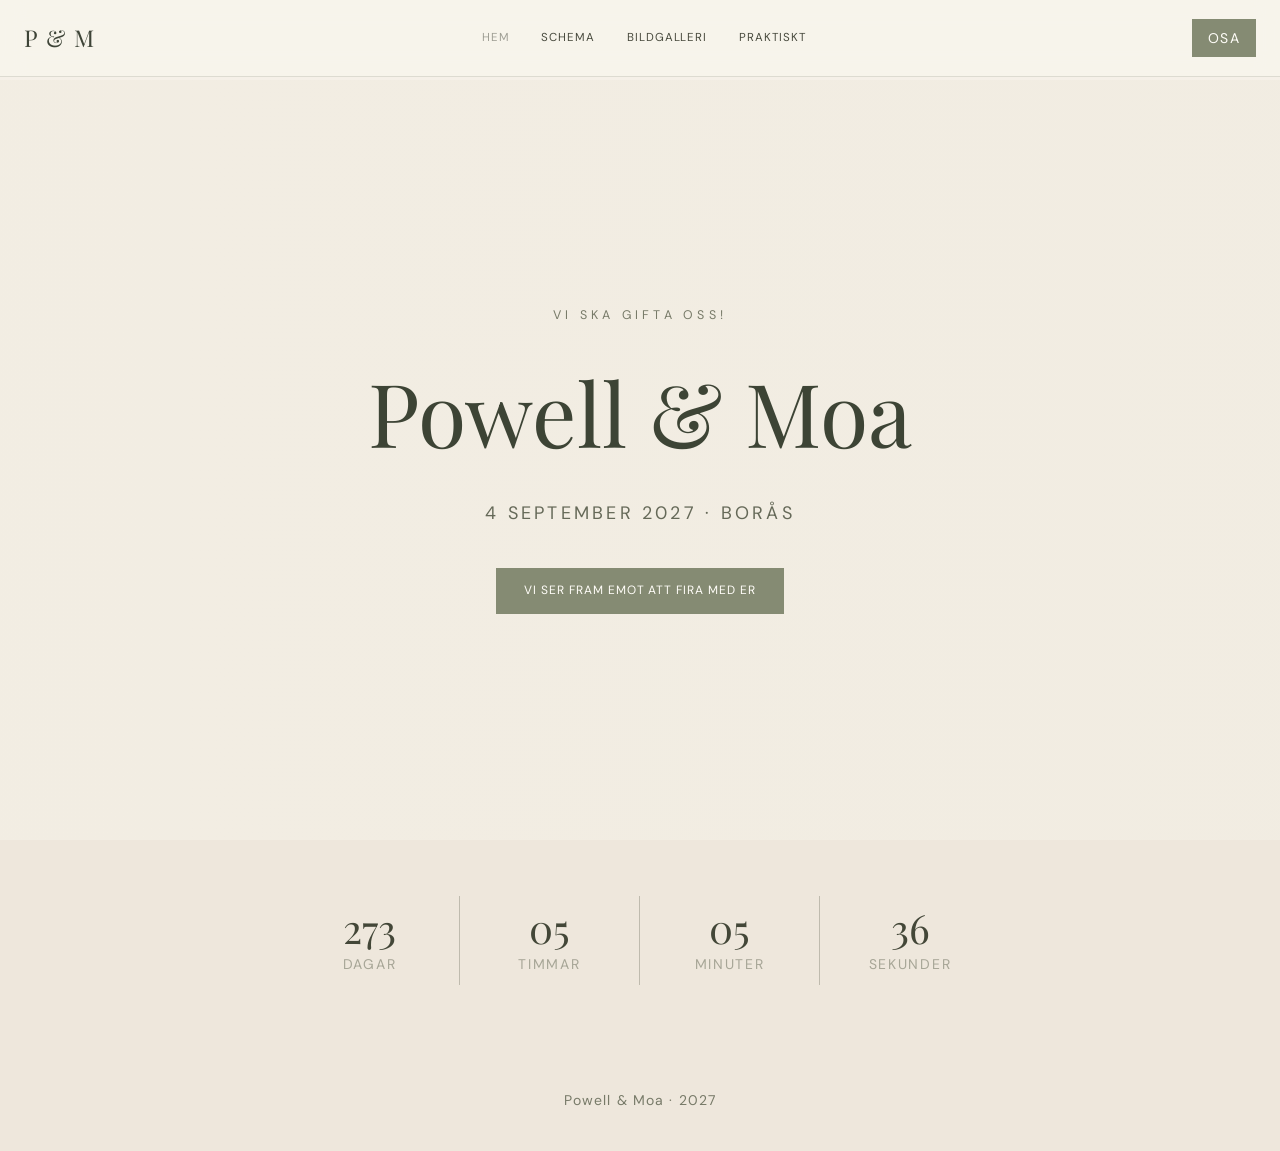
<file: index.html>
<!doctype html>
<html lang="sv">
  <head>
    <meta charset="UTF-8" />
    <meta name="viewport" content="width=device-width, initial-scale=1.0" />
    <title>Powell & Moa - Vi ska gifta oss</title>

    <!-- Fonts -->
    <link
      href="https://fonts.googleapis.com/css2?family=Playfair+Display:wght@400;600&family=DM+Sans:wght@300;400;500&display=swap"
      rel="stylesheet"
    />

    <!-- CSS Files -->
    <link rel="stylesheet" href="css/styles.css" />
    <link rel="stylesheet" href="css/animations.css" />
    <link rel="stylesheet" href="css/home.css" />
  </head>

  <body>
    <!-- HEADER -->
    <header>
      <div class="header-container">
        <div class="logo">P & M</div>

        <nav class="desktop-nav">
          <a href="index.html">Hem</a>
          <a href="schedule.html">Schema</a>
          <a href="gallery.html">Bildgalleri</a>
          <a href="practical.html">Praktiskt</a>
        </nav>

        <button id="menuBtn" class="menu-btn">☰</button>
        <a href="rsvp.html" class="btn-rsvp hidden-mobile">OSA</a>
      </div>

      <nav id="mobileNav" class="mobile-nav">
        <a href="index.html">Hem</a>
        <a href="schedule.html">Schema</a>
        <a href="gallery.html">Bildgalleri</a>
        <a href="practical.html">Praktiskt</a>
        <a href="rsvp.html">OSA</a>
      </nav>
    </header>

    <main>
      <!-- HERO SECTION -->
      <section class="hero fade-in">
        <div class="hero-content">
          <p class="subtitle">Vi ska gifta oss!</p>
          <h1>Powell & Moa</h1>
          <p class="date">4 September 2027 · Borås</p>
          <a href="rsvp.html" class="btn-primary hover-lift"
            >Vi ser fram emot att fira med er</a
          >
        </div>
      </section>

      <!-- COUNTDOWN -->
      <section id="countdownTimer" style="padding: 1.5rem 1.5rem 2rem"></section>
    </main>

    <!-- FOOTER -->
    <footer>Powell & Moa · 2027</footer>

    <!-- JavaScript -->
    <script src="js/app.js"></script>
    <script src="js/countdown.js"></script>
  </body>
</html>
</file>
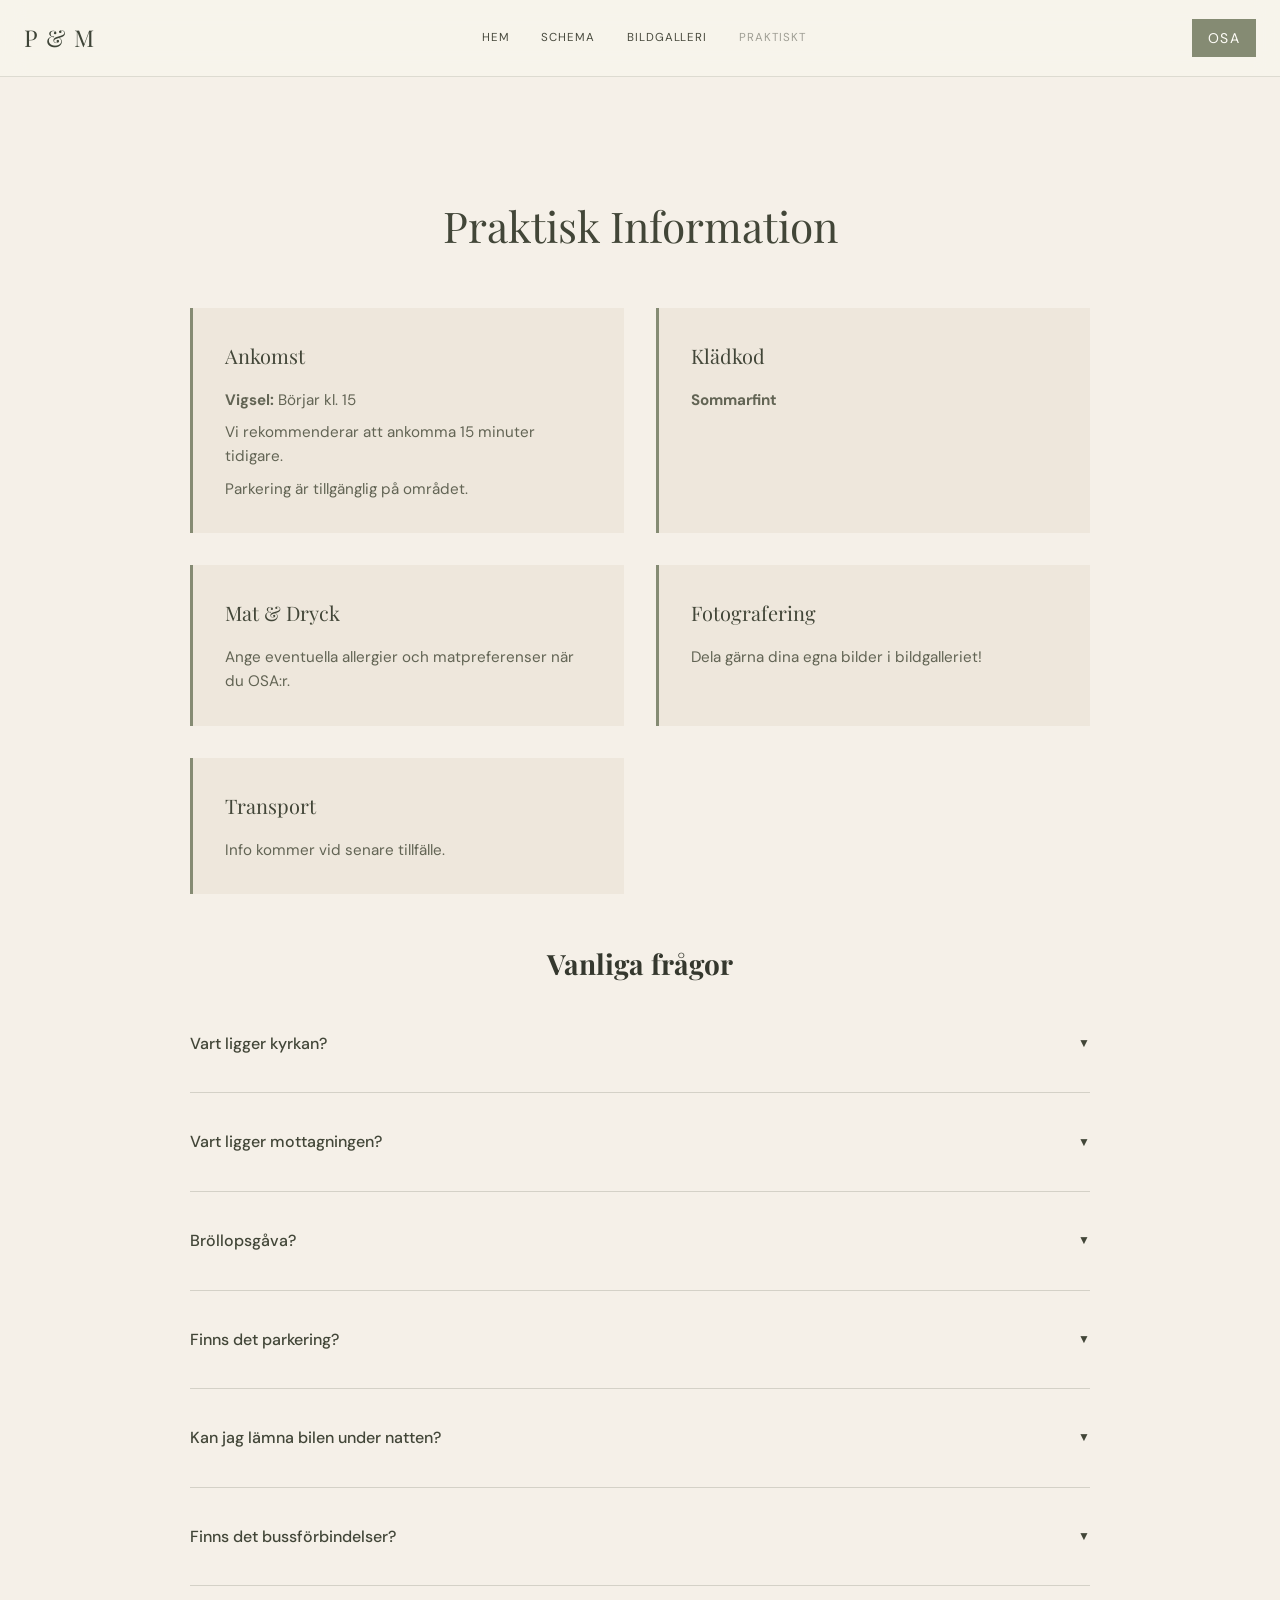
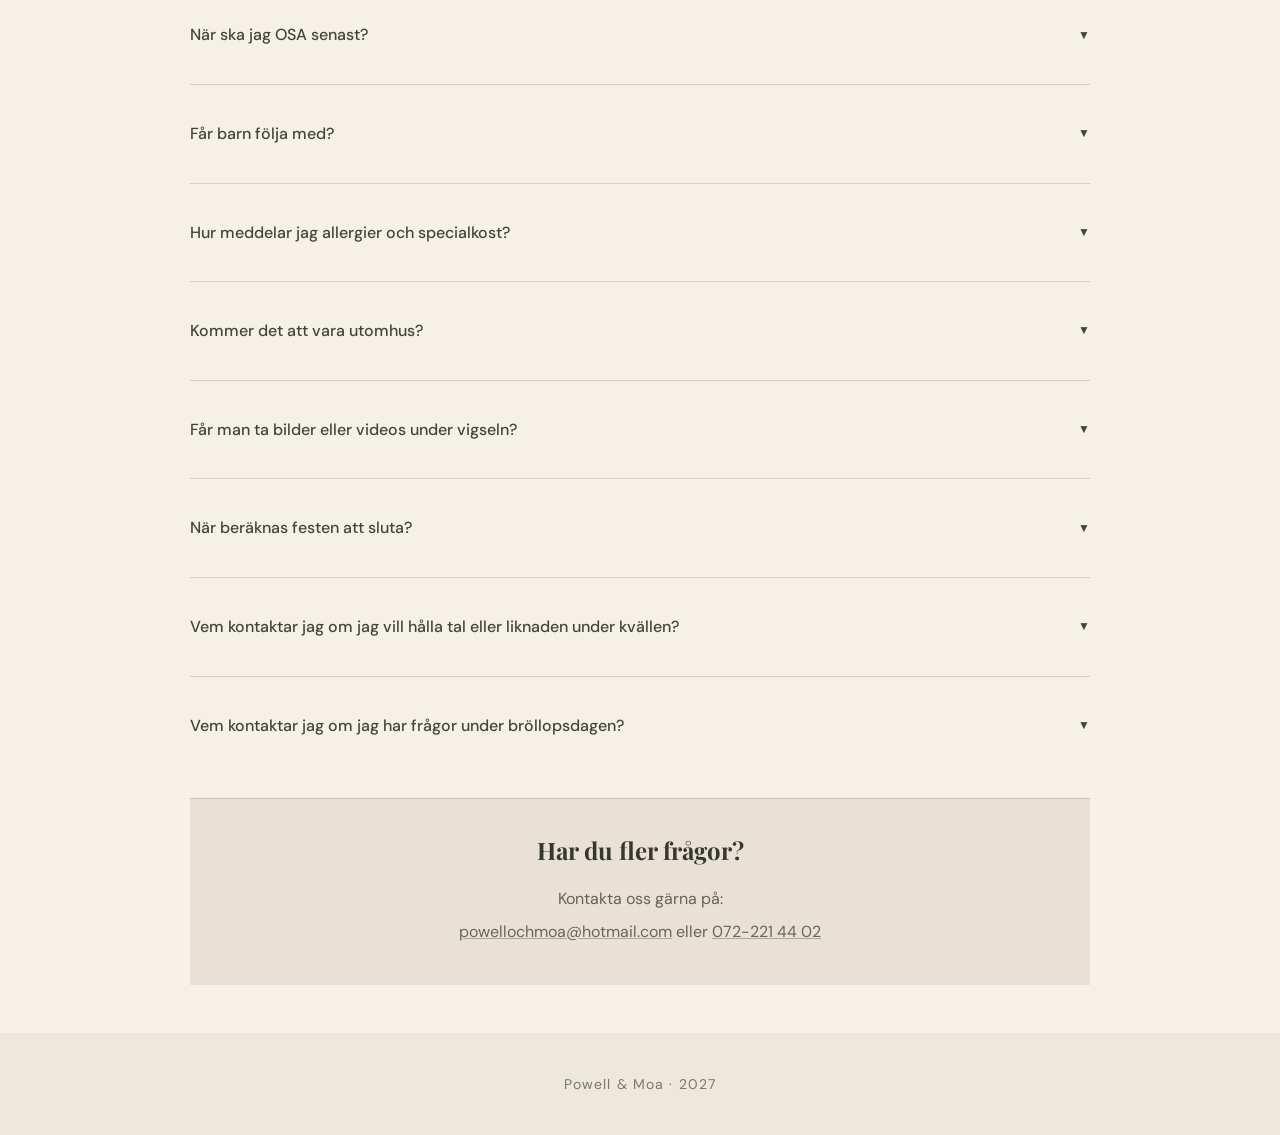
<file: practical.html>
<!doctype html>
<html lang="sv">
  <head>
    <meta charset="UTF-8" />
    <meta name="viewport" content="width=device-width, initial-scale=1.0" />
    <title>Praktisk Information - Powell & Moa</title>

    <!-- Fonts -->
    <link
      href="https://fonts.googleapis.com/css2?family=Playfair+Display:wght@400;600&family=DM+Sans:wght@300;400;500&display=swap"
      rel="stylesheet"
    />

    <!-- CSS Files -->
    <link rel="stylesheet" href="css/styles.css" />
    <link rel="stylesheet" href="css/animations.css" />

    <style>
      .practical-section {
        padding: 7rem 1.5rem 3rem;
        background: #f5f0e8;
      }

      .practical-container {
        max-width: 900px;
        margin: 0 auto;
      }

      .practical-container h1 {
        font-family: "Playfair Display", serif;
        font-size: 2.65rem;
        font-weight: 400;
        color: #424638;
        text-align: center;
        margin-bottom: 3rem;
      }

      .info-grid {
        display: grid;
        grid-template-columns: 1fr;
        gap: 2rem;
        margin-bottom: 3rem;
      }

      @media (min-width: 768px) {
        .info-grid {
          grid-template-columns: repeat(2, 1fr);
        }
      }

      .info-card {
        padding: 2rem;
        background: #eee7dc;
        border-radius: 0;
        border-left: 3px solid #858b73;
      }

      .info-card h2 {
        font-family: "Playfair Display", serif;
        font-size: 1.25rem;
        font-weight: 400;
        color: #424638;
        margin-bottom: 1rem;
      }

      .info-card p {
        color: #626454;
        font-size: 0.95rem;
        line-height: 1.6;
        margin-bottom: 0.5rem;
      }

      .info-card p:last-child {
        margin-bottom: 0;
      }

      .faq-section {
        margin-top: 3rem;
      }

      .faq-section h2 {
        font-family: "Playfair Display", serif;
        font-size: 1.75rem;
        margin-bottom: 2rem;
        text-align: center;
      }

      .faq-item {
        margin-bottom: 1.5rem;
        padding-bottom: 1.5rem;
        border-bottom: 1px solid rgba(82, 85, 68, 0.2);
      }

      .faq-item:last-child {
        border-bottom: none;
        margin-bottom: 0;
        padding-bottom: 0;
      }

      .faq-question {
        font-weight: 500;
        cursor: pointer;
        padding: 0.75rem 0;
        display: flex;
        justify-content: space-between;
        align-items: center;
        user-select: none;
        color: #424638;
      }

      .faq-question::after {
        content: "▼";
        font-size: 0.75rem;
        transition: transform 0.3s ease;
      }

      .faq-question.active::after {
        transform: rotate(-180deg);
      }

      .faq-answer {
        display: none;
        color: #626454;
        margin-top: 0.75rem;
        line-height: 1.6;
      }

      .faq-answer.show {
        display: block;
      }

      .contact-section {
        margin-top: 3rem;
        padding: 2rem;
        background: #e9e1d5;
        border-radius: 0;
        border-top: 1px solid rgba(82, 85, 68, 0.2);
        text-align: center;
      }

      .contact-section p {
        color: #626454;
        margin-bottom: 0.5rem;
      }

      .contact-section a {
        color: #626b50;
        text-decoration-color: #a9aa93;
      }
    </style>
  </head>

  <body>
    <!-- HEADER -->
    <header>
      <div class="header-container">
        <div class="logo">P & M</div>

        <nav class="desktop-nav">
          <a href="index.html">Hem</a>
          <a href="schedule.html">Schema</a>
          <a href="gallery.html">Bildgalleri</a>
          <a href="practical.html">Praktiskt</a>
        </nav>

        <button id="menuBtn" class="menu-btn">☰</button>
        <a href="rsvp.html" class="btn-rsvp hidden-mobile">OSA</a>
      </div>

      <nav id="mobileNav" class="mobile-nav">
        <a href="index.html">Hem</a>
        <a href="schedule.html">Schema</a>
        <a href="gallery.html">Bildgalleri</a>
        <a href="practical.html">Praktiskt</a>
        <a href="rsvp.html">OSA</a>
      </nav>
    </header>

    <main>
      <!-- PRACTICAL SECTION -->
      <section class="practical-section fade-in">
        <div class="practical-container">
          <h1>Praktisk Information</h1>

          <div class="info-grid">
            <div class="info-card">
              <h2>Ankomst</h2>
              <p><strong>Vigsel:</strong> Börjar kl. 15</p>
              <p>Vi rekommenderar att ankomma 15 minuter tidigare.</p>
              <p>Parkering är tillgänglig på området.</p>
            </div>

            <div class="info-card">
              <h2>Klädkod</h2>
              <p><strong>Sommarfint</strong></p>
            </div>

            <div class="info-card">
              <h2>Mat & Dryck</h2>
              <p></p>
              <p>Ange eventuella allergier och matpreferenser när du OSA:r.</p>
            </div>

            <div class="info-card">
              <h2>Fotografering</h2>
              <p>Dela gärna dina egna bilder i bildgalleriet!</p>
            </div>

            <div class="info-card">
              <h2>Transport</h2>
              <p>Info kommer vid senare tillfälle.</p>
            </div>
          </div>

          <!-- FAQ SECTION -->
          <div class="faq-section">
            <h2>Vanliga frågor</h2>

            <div class="faq-item">
              <div class="faq-question">
                <span>Vart ligger kyrkan?</span>
              </div>
              <div class="faq-answer">
                Toarps kyrka, Toarp 1, 516 90 Dalsjöfors
              </div>
            </div>

            <div class="faq-item">
              <div class="faq-question">
                <span>Vart ligger mottagningen?</span>
              </div>
              <div class="faq-answer">
                Kronogårdens Loge, Kronogården 2, 516 90 Dalsjöfors
              </div>
            </div>

              <div class="faq-item">
              <div class="faq-question">
                <span>Bröllopsgåva?</span>
              </div>
              <div class="faq-answer">
               Det finaste för oss är att få fira vår dag tillsammans med er! 🤍 Om ni ändå vill ge en gåva önskar vi oss gärna ett bidrag till vår bröllopsresa. Ni kan i så fall swisha valfritt belopp till Lotta Wallared på 073-702 97 71, som samlar bidragen och ger dem till oss som en gemensam gåva.
              </div>
            </div>

            <div class="faq-item">
              <div class="faq-question">
                <span>Finns det parkering?</span>
              </div>
              <div class="faq-answer">
                Ja, parkering finns tillgänglig på området.
              </div>
            </div>

            <div class="faq-item">
              <div class="faq-question">
                <span>Kan jag lämna bilen under natten?</span>
              </div>
              <div class="faq-answer">
                Ja, det går bra att lämna bilen för att hämta den på söndag.
              </div>
            </div>

            <div class="faq-item">
              <div class="faq-question">
                <span>Finns det bussförbindelser?</span>
              </div>
              <div class="faq-answer">
                Ja det går att resa med kollektivtrafik, men tänk på att det
                innebär en del promenader.<br><br>
                Från Borås resecentrum går buss 159 till Björkebo läge B.
                Därifrån är det cirka 1,2 km promenad till Toarps kyrka.<br><br>
                Efter vigseln behöver man promenera tillbaka till Björkebo läge
                B, ta buss 159 till Folkets Park och därefter gå cirka 1,1 km
                till festlokalen.<br><br> Efter festen går bussarna från Folkets Park till Borås Resecentrum kl. 00.30, 01.50 och 03.20.
              </div>
            </div>

            <div class="faq-item">
              <div class="faq-question">
                <span>När ska jag OSA senast?</span>
              </div>
              <div class="faq-answer">
                31:a Maj 2027.
              </div>
            </div>

            <div class="faq-item">
              <div class="faq-question">
                <span>Får barn följa med?</span>
              </div>
              <div class="faq-answer">
                Barn är välkomna. Vi uppmuntrar dock till barnvakt så att ni kan koppla av och festa loss!
              </div>
            </div>

            <div class="faq-item">
              <div class="faq-question">
                <span>Hur meddelar jag allergier och specialkost?</span>
              </div>
              <div class="faq-answer">
                I samband med att ni OSA:r kan ni meddela eventuella allergier och specialkost.
              </div>
            </div>

             <div class="faq-item">
              <div class="faq-question">
                <span> Kommer det att vara utomhus?</span>
              </div>
              <div class="faq-answer">
                Vi kommer främst att hålla oss inomhus. Finns däremot möjlighet att vara ute på grusplanen, finns även en mingelyta ute med tak. 
              </div>
            </div>

            <div class="faq-item">
              <div class="faq-question">
                <span> Får man ta bilder eller videos under vigseln?</span>
              </div>
              <div class="faq-answer">
                Bilder och videos uppmuntras under kvällen! Vi ber er däremot att inte vara i vägen för fotografen.
                Alla bilder och videos kan ni ladda upp i bildgalleriet på denna hemsidan! 
              </div>
            </div>

             <div class="faq-item">
              <div class="faq-question">
                <span> När beräknas festen att sluta?</span>
              </div>
              <div class="faq-answer">
                Senast 03.00. 
              </div>
            </div>

            <div class="faq-item">
              <div class="faq-question">
                <span> Vem kontaktar jag om jag vill hålla tal eller liknaden under kvällen?</span>
              </div>
              <div class="faq-answer">
                Adrian är toastmaster för kvällen och er kontaktperson om ni vill hålla tal eller liknande. Ni kan kontakta honom på: 070-037 55 57</a>
              </div>
            </div>

            <div class="faq-item">
              <div class="faq-question">
                <span> Vem kontaktar jag om jag har frågor under bröllopsdagen?</span>
              </div>
              <div class="faq-answer">
                Adrian Palmberg. Ni kan kontakta honom på: 070-037 55 57</a>
              </div>
            </div>
          </div>

          
           
          <!-- CONTACT SECTION -->
          <div class="contact-section">
            <h2
              style="
                font-family: &quot;Playfair Display&quot;, serif;
                margin-bottom: 1rem;
              "
            >
              Har du fler frågor?
            </h2>
            <p>Kontakta oss gärna på:</p>
            <p>
              <a href="mailto:powellochmoa@hotmail.com">powellochmoa@hotmail.com</a> eller
              <a href="tel:+722214402">072-221 44 02</a>
            </p>
          </div>
        </div>
      </section>
    </main>

    <!-- FOOTER -->
    <footer>Powell & Moa · 2027</footer>

    <!-- JavaScript -->
    <script src="js/app.js"></script>
    <script>
      // FAQ Toggle
      document.querySelectorAll(".faq-question").forEach((question) => {
        question.addEventListener("click", function () {
          this.classList.toggle("active");
          this.nextElementSibling.classList.toggle("show");
        });
      });
    </script>
  </body>
</html>
</file>
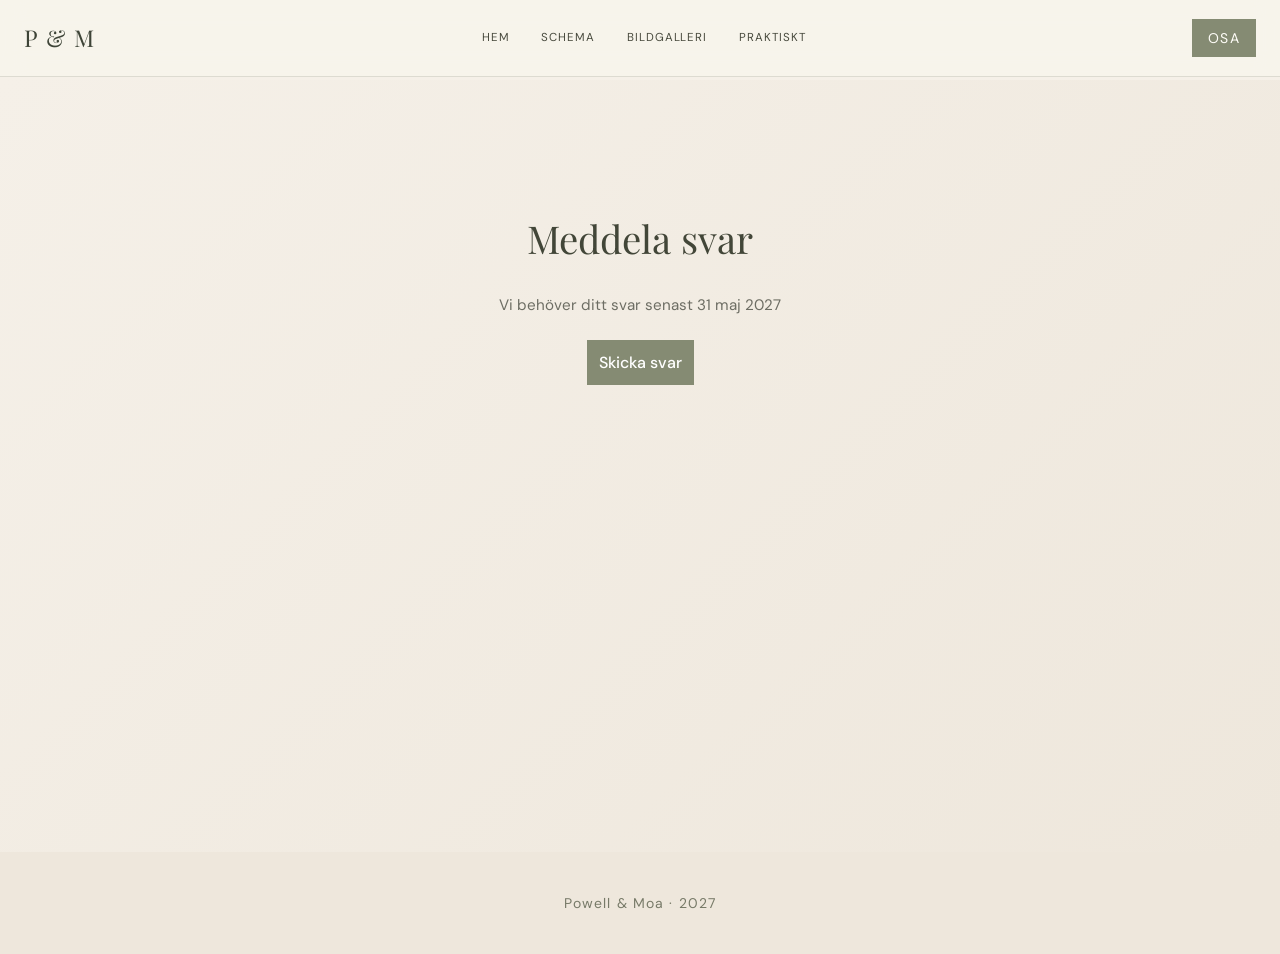
<file: rsvp.html>
<!doctype html>
<html lang="sv">
  <head>
    <meta charset="UTF-8" />
    <meta name="viewport" content="width=device-width, initial-scale=1.0" />
    <title>OSA - Powell & Moa</title>

    <!-- Fonts -->
    <link
      href="https://fonts.googleapis.com/css2?family=Playfair+Display:wght@400;600&family=DM+Sans:wght@300;400;500&display=swap"
      rel="stylesheet"
    />

    <!-- CSS Files -->
    <link rel="stylesheet" href="css/styles.css" />
    <link rel="stylesheet" href="css/animations.css" />
    <link rel="stylesheet" href="css/rsvp.css" />
  </head>

  <body>
    <!-- HEADER -->
    <header>
      <div class="header-container">
        <div class="logo">P & M</div>

        <nav class="desktop-nav">
          <a href="index.html">Hem</a>
          <a href="schedule.html">Schema</a>
          <a href="gallery.html">Bildgalleri</a>
          <a href="practical.html">Praktiskt</a>
        </nav>

        <button id="menuBtn" class="menu-btn">☰</button>
        <a href="rsvp.html" class="btn-rsvp hidden-mobile">OSA</a>
      </div>

      <nav id="mobileNav" class="mobile-nav">
        <a href="index.html">Hem</a>
        <a href="schedule.html">Schema</a>
        <a href="gallery.html">Bildgalleri</a>
        <a href="practical.html">Praktiskt</a>
        <a href="rsvp.html">OSA</a>
      </nav>
    </header>

   <style>
  .btn-submit,
  .btn-submit:hover,
  .btn-submit:visited,
  .btn-submit:focus {
    text-decoration: none;
  }
</style>

<main>
  <!-- RSVP SECTION -->
  <section class="rsvp-section fade-in">
    <div class="rsvp-container">
      <h2>Meddela svar</h2>

      <p style="opacity: 0.7; font-size: 0.95rem; margin-bottom: 2rem">
        Vi behöver ditt svar senast 31 maj 2027
      </p>

      <a
        href="https://docs.google.com/forms/d/e/1FAIpQLSdoPMoFJH2xOWUQoFp0ongx9RNlm6tViNXi4QZHAnOjogFxaA/viewform?usp=header"
        target="_blank"
        rel="noopener noreferrer"
        class="btn-submit"
      >
        Skicka svar
      </a>
    </div>
  </section>
</main>
          </form>

        </div>
      </section>
    </main>

    <!-- FOOTER -->
    <footer>Powell & Moa · 2027</footer>

    <!-- JavaScript -->
    <script src="js/app.js"></script>
    <script src="js/rsvp.js"></script>
  </body>
</html>
</file>
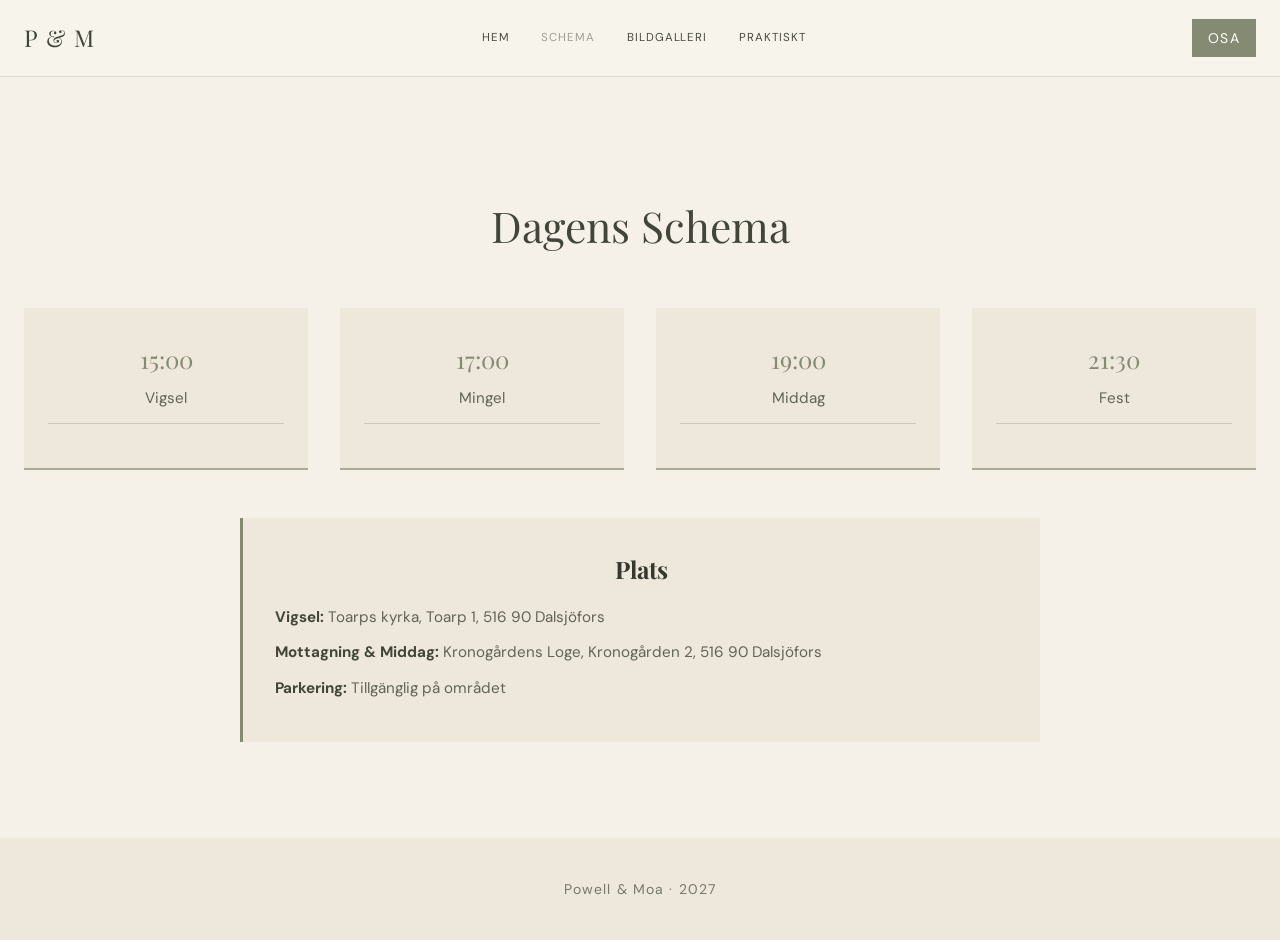
<file: schedule.html>
<!doctype html>
<html lang="sv">
  <head>
    <meta charset="UTF-8" />
    <meta name="viewport" content="width=device-width, initial-scale=1.0" />
    <title>Dagens Schema - Powell & Moa</title>

    <!-- Fonts -->
    <link
      href="https://fonts.googleapis.com/css2?family=Playfair+Display:wght@400;600&family=DM+Sans:wght@300;400;500&display=swap"
      rel="stylesheet"
    />

    <!-- CSS Files -->
    <link rel="stylesheet" href="css/styles.css" />
    <link rel="stylesheet" href="css/animations.css" />

    <style>
      .schema-section {
        padding: 7rem 1.5rem 3rem;
        background: #f5f0e8;
      }

      .schema-container {
        max-width: 1280px;
        margin: 0 auto;
        text-align: center;
      }

      .schema-container h1 {
        font-family: "Playfair Display", serif;
        font-size: 2.65rem;
        font-weight: 400;
        color: #424638;
        margin-bottom: 3rem;
      }

      .schedule-grid {
        display: grid;
        grid-template-columns: repeat(auto-fit, minmax(200px, 1fr));
        gap: 2rem;
        margin-bottom: 3rem;
      }

      @media (min-width: 768px) {
        .schedule-grid {
          grid-template-columns: repeat(4, 1fr);
        }
      }

      .schedule-item {
        padding: 2rem 1.5rem;
        background: #eee7dc;
        border-radius: 0;
        border-bottom: 2px solid #a9aa93;
        transition: all 0.3s ease;
      }

      .schedule-item:hover {
        transform: translateY(-4px);
        background: #e7dfd3;
      }

      .schedule-time {
        font-family: "Playfair Display", serif;
        font-size: 1.5rem;
        font-weight: 400;
        color: #858b73;
        margin-bottom: 0.5rem;
      }

      .schedule-activity {
        font-size: 0.95rem;
        color: #626454;
      }

      .schedule-details {
        display: block !important;
        visibility: visible !important;
        color: #505244;
        font-size: 0.85rem;
        font-weight: 500;
        line-height: 1.6;
        opacity: 1 !important;
        margin-top: 0.75rem;
        border-top: 1px solid rgba(82, 85, 68, 0.2);
        padding-top: 0.75rem;
      }

      .location-section {
        max-width: 800px;
        margin: 3rem auto;
        padding: 2rem;
        background: #eee7dc;
        border-radius: 0;
        border-left: 3px solid #858b73;
      }

      .location-section h2 {
        font-family: "Playfair Display", serif;
        font-size: 1.5rem;
        margin-bottom: 1rem;
      }

      .location-details {
        text-align: left;
        font-size: 0.95rem;
        line-height: 1.8;
        color: #626454;
      }

      .location-details p {
        margin-bottom: 0.5rem;
      }

      .location-details strong {
        color: #424638;
      }
    </style>
  </head>

  <body>
    <!-- HEADER -->
    <header>
      <div class="header-container">
        <div class="logo">P & M</div>

        <nav class="desktop-nav">
          <a href="index.html">Hem</a>
          <a href="schedule.html">Schema</a>
          <a href="gallery.html">Bildgalleri</a>
          <a href="practical.html">Praktiskt</a>
        </nav>

        <button id="menuBtn" class="menu-btn">☰</button>
        <a href="rsvp.html" class="btn-rsvp hidden-mobile">OSA</a>
      </div>

      <nav id="mobileNav" class="mobile-nav">
        <a href="index.html">Hem</a>
        <a href="schedule.html">Schema</a>
        <a href="gallery.html">Bildgalleri</a>
        <a href="practical.html">Praktiskt</a>
        <a href="rsvp.html">OSA</a>
      </nav>
    </header>

    <main>
      <!-- SCHEMA SECTION -->
      <section class="schema-section fade-in">
        <div class="schema-container">
          <h1>Dagens Schema</h1>

          <div class="schedule-grid">
            <div class="schedule-item hover-lift">
              <div class="schedule-time">15:00</div>
              <div class="schedule-activity">Vigsel</div>
              <div class="schedule-details"></div>
            </div>

            <div class="schedule-item hover-lift">
              <div class="schedule-time"> 17:00</div>
              <div class="schedule-activity">Mingel</div>
              <div class="schedule-details"></div>
            </div>

            <div class="schedule-item hover-lift">
              <div class="schedule-time"> 19:00</div>
              <div class="schedule-activity">Middag</div>
              <div class="schedule-details"></div>
            </div>

            <div class="schedule-item hover-lift">
              <div class="schedule-time"> 21:30</div>
              <div class="schedule-activity">Fest</div>
              <div class="schedule-details"></div>
            </div>
          </div>

          <div class="location-section">
            <h2>Plats</h2>
            <div class="location-details">
              <p><strong>Vigsel:</strong> Toarps kyrka, Toarp 1, 516 90 Dalsjöfors</p>
              <p><strong>Mottagning & Middag:</strong> Kronogårdens Loge, Kronogården 2, 516 90 Dalsjöfors</p>
              <p><strong>Parkering:</strong> Tillgänglig på området</p>
            </div>
          </div>
        </div>
      </section>
    </main>

    <!-- FOOTER -->
    <footer>Powell & Moa · 2027</footer>

    <!-- JavaScript -->
    <script src="js/app.js"></script>
  </body>
</html>
</file>
<file: css/styles.css>
/* ===== GLOBAL STYLES ===== */
* {
  margin: 0;
  padding: 0;
  box-sizing: border-box;
}

body {
  font-family: "DM Sans", sans-serif;
  background: #f5f0e8;
  color: #35382e;
  line-height: 1.6;
}

.serif {
  font-family: "Playfair Display", "Cormorant Garamond", serif;
}

/* ===== HEADER ===== */
header {
  position: fixed;
  width: 100%;
  top: 0;
  z-index: 50;
  background: rgba(247, 244, 236, 0.96);
  backdrop-filter: blur(12px);
  border-bottom: 1px solid rgba(89, 91, 73, 0.16);
}

.header-container {
  max-width: 1536px;
  margin: 0 auto;
  display: flex;
  justify-content: space-between;
  align-items: center;
  padding: 1rem 1.5rem;
  min-height: 4.75rem;
}

.logo {
  font-family: "Playfair Display", serif;
  font-size: 1.45rem;
  color: #3e4437;
  letter-spacing: 0.06em;
}

/* ===== NAVIGATION ===== */
nav.desktop-nav {
  display: none;
  gap: 2rem;
  font-size: 0.875rem;
  letter-spacing: 0.08em;
  text-transform: uppercase;
  font-size: 0.72rem;
}

nav.desktop-nav a {
  text-decoration: none;
  color: #484a3d;
  transition: opacity 0.3s ease;
}

nav.desktop-nav a:hover {
  opacity: 0.7;
}

@media (min-width: 768px) {
  nav.desktop-nav {
    display: flex;
  }
}

.menu-btn {
  display: block;
  background: none;
  border: none;
  font-size: 1.45rem;
  color: #434738;
  cursor: pointer;
  padding: 0;
}

@media (min-width: 768px) {
  .menu-btn {
    display: none;
  }
}

/* ===== MOBILE NAV ===== */
.mobile-nav {
  max-height: 0;
  overflow: hidden;
  transition: max-height 0.3s ease;
  background: #f7f4ec;
}

.mobile-nav.open {
  max-height: 400px;
}

.mobile-nav a {
  display: block;
  padding: 0.75rem 1.5rem;
  border-bottom: 1px solid rgba(89, 91, 73, 0.12);
  text-decoration: none;
  color: #484a3d;
  font-size: 0.875rem;
}

@media (min-width: 768px) {
  .mobile-nav {
    display: none !important;
  }
}

/* ===== CTA BUTTON ===== */
.btn-rsvp {
  background: #858b73;
  color: #fffdf8;
  padding: 0.5rem 1rem;
  font-size: 0.875rem;
  border-radius: 0;
  letter-spacing: 0.09em;
  text-transform: uppercase;
  text-decoration: none;
  transition: opacity 0.3s ease;
}

.btn-rsvp:hover {
  opacity: 0.8;
}

.btn-rsvp.hidden-mobile {
  display: none;
}

@media (min-width: 768px) {
  .btn-rsvp.hidden-mobile {
    display: inline-block;
  }
}

/* ===== FOOTER ===== */
footer {
  text-align: center;
  padding: 2.5rem 0;
  font-size: 0.875rem;
  color: #777a68;
  background: #eee7dc;
  letter-spacing: 0.08em;
}

/* ===== CONTAINER ===== */
.container {
  max-width: 1280px;
  margin: 0 auto;
  padding: 0 1.5rem;
}

.container-sm {
  max-width: 448px;
  margin: 0 auto;
  padding: 0 1.5rem;
}

/* ===== MAIN CONTENT ===== */
main {
  padding-top: 5rem;
}
</file>
<file: css/animations.css>
/* ===== ANIMATIONS ===== */

/* Fade In */
.fade-in {
  animation: fadeIn 1.2s ease-out both;
}

@keyframes fadeIn {
  from {
    opacity: 0;
    transform: translateY(20px);
  }
  to {
    opacity: 1;
    transform: translateY(0);
  }
}

/* Hover Lift */
.hover-lift {
  transition: all 0.3s ease;
}

.hover-lift:hover {
  transform: translateY(-4px);
}

/* Pulse */
.pulse {
  animation: pulse 2s cubic-bezier(0.4, 0, 0.6, 1) infinite;
}

@keyframes pulse {
  0%,
  100% {
    opacity: 1;
  }
  50% {
    opacity: 0.5;
  }
}

/* Slide In */
.slide-in {
  animation: slideIn 0.6s ease-out;
}

@keyframes slideIn {
  from {
    transform: translateX(-100%);
    opacity: 0;
  }
  to {
    transform: translateX(0);
    opacity: 1;
  }
}

/* Scale Up */
.scale-up {
  animation: scaleUp 0.5s ease-out;
}

@keyframes scaleUp {
  from {
    transform: scale(0.95);
    opacity: 0;
  }
  to {
    transform: scale(1);
    opacity: 1;
  }
}

/* Countdown Animation */
.countdown-flip {
  animation: flip 0.6s ease-in-out;
}

@keyframes flip {
  0% {
    transform: rotateX(0deg);
  }
  50% {
    transform: rotateX(90deg);
  }
  100% {
    transform: rotateX(0deg);
  }
}
</file>
<file: css/home.css>
/* ===== HOME PAGE STYLES ===== */

/* Hero Section */
.hero {
  min-height: min(760px, calc(100vh - 4.75rem));
  display: flex;
  align-items: center;
  justify-content: center;
  text-align: center;
  padding: 6rem 1.5rem;
  position: relative;
  overflow: hidden;
  background-color: #efeadf;
}

.hero::before,
.hero::after {
  content: "";
  position: absolute;
  inset: 0;
  pointer-events: none;
}

.hero::before {
  background-image: url("https://images.unsplash.com/photo-1767824122836-f6d140814d48?auto=format&fit=crop&w=2200&q=85");
  background-size: cover;
  background-position: center 48%;
  filter: grayscale(22%) sepia(14%) saturate(82%);
  opacity: 0.62;
}

.hero::after {
  background: linear-gradient(90deg, rgba(244, 239, 229, 0.62), rgba(244, 239, 229, 0.48));
}

.hero-content {
  position: relative;
  z-index: 1;
}

@media (max-width: 640px) {
  .hero {
    height: auto;
    min-height: 80vh;
    padding: 7rem 1.5rem 4rem;
  }

  .hero::before {
    background-position: 54% center;
  }
}

.hero-content h1 {
  font-family: "Playfair Display", serif;
  font-size: 3.75rem;
  font-weight: 400;
  color: #3d4435;
  margin-bottom: 1rem;
}

@media (min-width: 768px) {
  .hero-content h1 {
    font-size: 5.5rem;
  }
}

.hero-content p.subtitle {
  text-transform: uppercase;
  letter-spacing: 0.34em;
  font-size: 0.78rem;
  color: #777a68;
  margin-bottom: 1rem;
}

.hero-content p.date {
  font-size: 1.125rem;
  color: #656958;
  letter-spacing: 0.18em;
  text-transform: uppercase;
  margin-bottom: 2.5rem;
}

.btn-primary {
  display: inline-block;
  background: #858b73;
  color: #fffdf8;
  padding: 0.85rem 1.75rem;
  border-radius: 0;
  letter-spacing: 0.08em;
  text-transform: uppercase;
  font-size: 0.75rem;
  text-decoration: none;
  transition: all 0.3s ease;
}

.btn-primary:hover {
  transform: translateY(-4px);
  box-shadow: 0 10px 20px rgba(61, 68, 53, 0.14);
}

/* Story Section */
.story-section {
  max-width: 896px;
  margin: 0 auto;
  padding: 7rem 1.5rem;
  text-align: center;
  color: #505244;
}

.story-section h2 {
  font-family: "Playfair Display", serif;
  font-size: 1.875rem;
  margin-bottom: 1.5rem;
}

.story-section p {
  opacity: 0.7;
  line-height: 1.625;
  font-size: 1rem;
}

/* Image Section */
.image-section {
  padding: 0 1.5rem 6rem 1.5rem;
}

.image-container {
  max-width: 1280px;
  margin: 0 auto;
}

.image-container img {
  border-radius: 0;
  box-shadow: 0 14px 36px rgba(61, 68, 53, 0.12);
  width: 100%;
  height: auto;
  display: block;
}

#countdownTimer {
  background: #eee7dc;
  padding: 1.5rem 1.5rem 2rem;
}

#countdownTimer .countdown-grid {
  max-width: 720px;
  gap: 0;
  padding: 0;
}

#countdownTimer .countdown-item {
  padding: 0.75rem 0.35rem;
  background: transparent;
  border-radius: 0;
  border-right: 1px solid rgba(82, 85, 68, 0.3);
}

#countdownTimer .countdown-item:last-child {
  border-right: 0;
}

#countdownTimer .countdown-number {
  color: #434738;
  font-family: "Playfair Display", serif;
  font-size: 1.8rem;
  font-weight: 400;
}

#countdownTimer .countdown-label {
  color: #777a68;
  letter-spacing: 0.12em;
}

@media (min-width: 640px) {
  #countdownTimer .countdown-item {
    padding: 0.75rem 1rem;
  }

  #countdownTimer .countdown-number {
    font-size: 2.5rem;
  }
}

.image-container img:hover {
  transform: translateY(-4px);
  box-shadow: 0 20px 40px rgba(0, 0, 0, 0.15);
}
</file>
<file: css/rsvp.css>
/* ===== RSVP PAGE STYLES ===== */

.rsvp-section {
  padding: 8rem 1.5rem 7rem;
  min-height: calc(100vh - 8rem);
  background: linear-gradient(135deg, #f5f0e8 0%, #eee7dc 100%);
}

.rsvp-container {
  max-width: 448px;
  margin: 0 auto;
  text-align: center;
}

.rsvp-container h2 {
  font-family: "Playfair Display", serif;
  font-size: 2.4rem;
  font-weight: 400;
  color: #424638;
  margin-bottom: 1.5rem;
}

/* Form Styles */
.form-group {
  display: flex;
  flex-direction: column;
  gap: 1rem;
}

.form-input,
.form-select {
  width: 100%;
  padding: 0.75rem;
  border: 1px solid #c9c4b8;
  border-radius: 0;
  background-color: rgba(255, 253, 248, 0.72);
  font-size: 1rem;
  font-family: inherit;
  transition: all 0.3s ease;
}

.form-input:focus,
.form-select:focus {
  outline: none;
  border-color: #858b73;
  box-shadow: 0 0 0 3px rgba(133, 139, 115, 0.16);
}

.form-input::placeholder {
  color: #898779;
}

.form-select {
  background-color: #fffdf8;
  cursor: pointer;
}

.form-select option {
  padding: 0.5rem;
}

/* Submit Button */
.btn-submit {
  width: 100%;
  background: #858b73;
  color: white;
  padding: 0.75rem;
  border: none;
  border-radius: 0;
  font-size: 1rem;
  cursor: pointer;
  transition: all 0.3s ease;
  font-weight: 500;
}

.btn-submit:hover {
  opacity: 0.8;
  transform: translateY(-2px);
}

.btn-submit:active {
  transform: translateY(0);
}

.btn-submit:disabled {
  opacity: 0.5;
  cursor: not-allowed;
}

/* Status Messages */
.status-message {
  padding: 1rem;
  border-radius: 0.5rem;
  margin-bottom: 1rem;
  text-align: center;
  font-size: 0.875rem;
  animation: slideDown 0.3s ease-out;
}

@keyframes slideDown {
  from {
    opacity: 0;
    transform: translateY(-10px);
  }
  to {
    opacity: 1;
    transform: translateY(0);
  }
}

.status-message.success {
  background: #d1fae5;
  color: #065f46;
  border: 1px solid #6ee7b7;
}

.status-message.error {
  background: #fee2e2;
  color: #991b1b;
  border: 1px solid #fca5a5;
}

/* Confirmation Message */
.confirmation-box {
  background: linear-gradient(135deg, #eee7dc 0%, #f8f4ec 100%);
  padding: 2rem;
  border-radius: 0;
  text-align: center;
  display: none;
  margin-bottom: 2rem;
  border: 1px solid #858b73;
  box-shadow: 0 4px 14px rgba(61, 68, 53, 0.08);
}

.confirmation-box.show {
  display: block !important;
  animation: bounceIn 0.5s ease-out;
}

@keyframes bounceIn {
  0% {
    opacity: 0;
    transform: scale(0.95) translateY(-20px);
  }
  100% {
    opacity: 1;
    transform: scale(1) translateY(0);
  }
}

.confirmation-box h3 {
  font-size: 1.5rem;
  margin-bottom: 1rem;
  font-family: "Playfair Display", serif;
  color: #424638;
}

.confirmation-box p {
  opacity: 0.8;
  font-size: 0.95rem;
  margin: 0.5rem 0;
  color: #505244;
}
</file>
